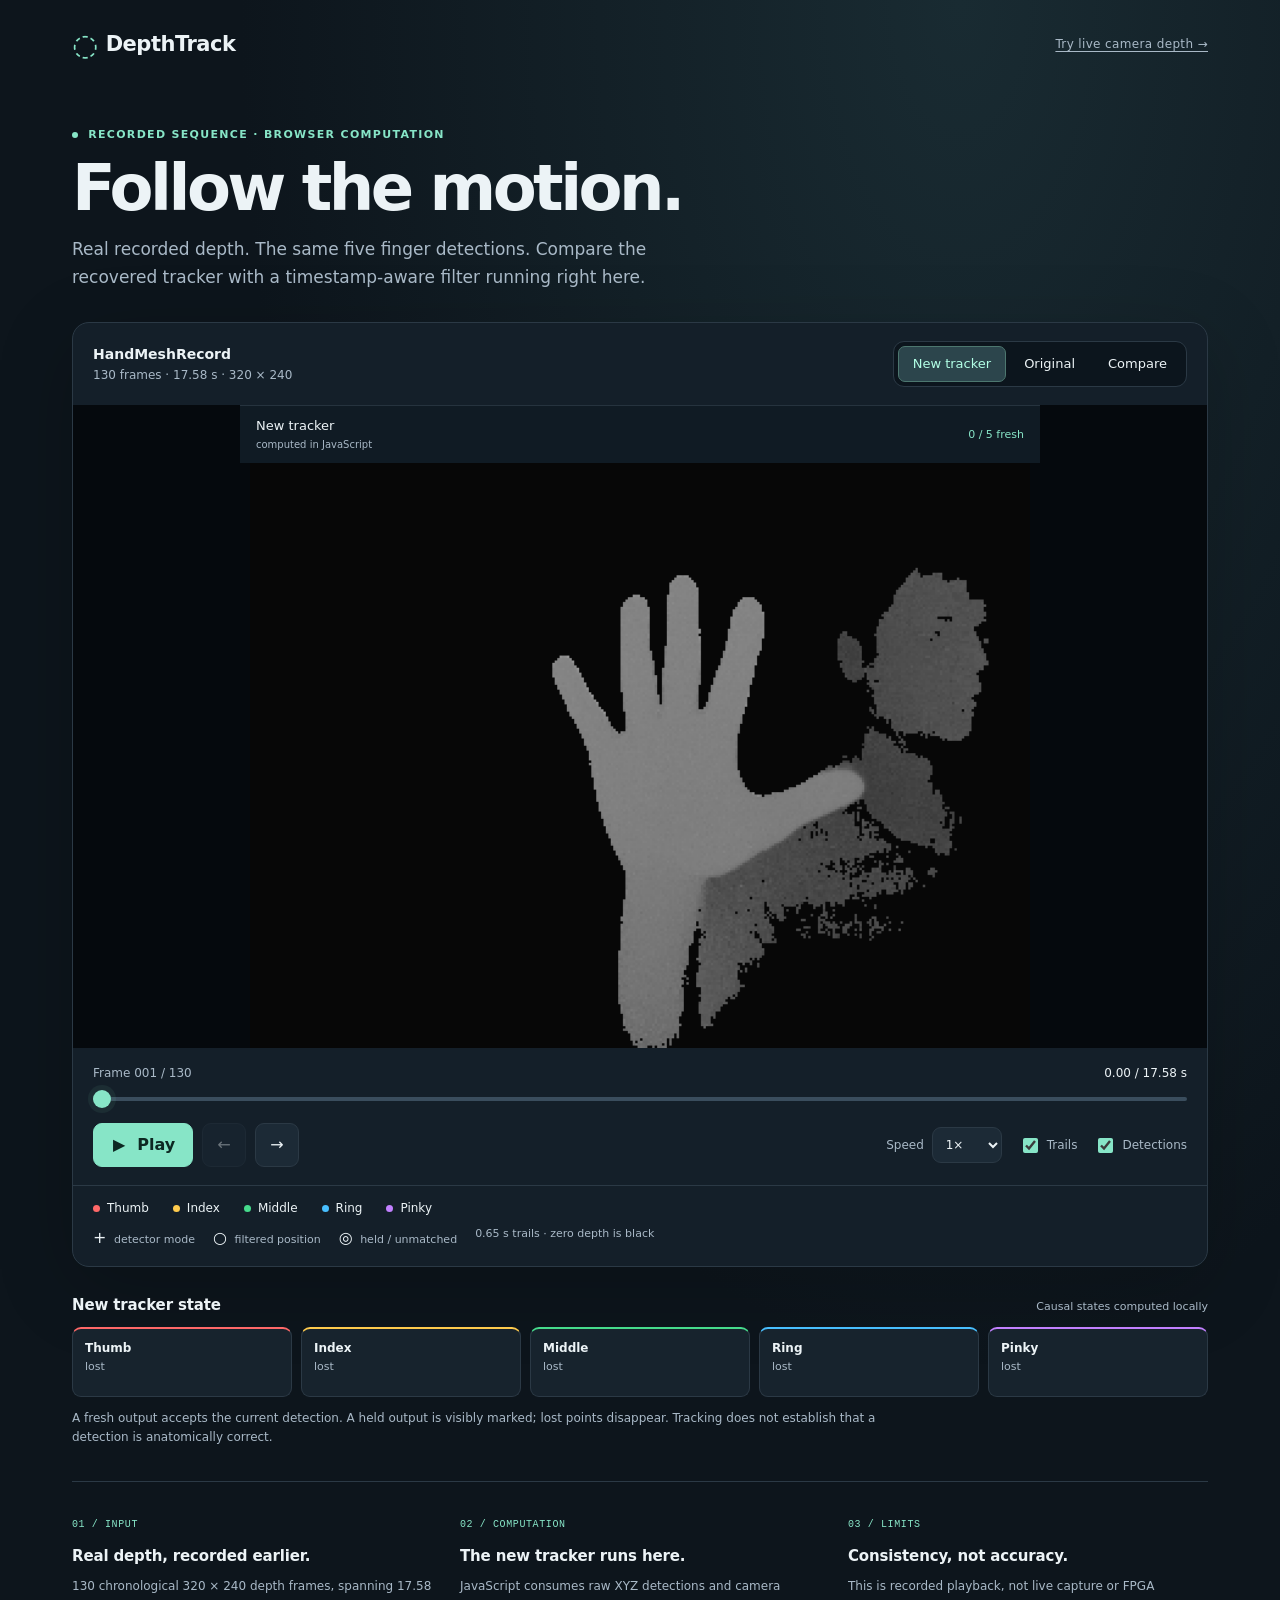
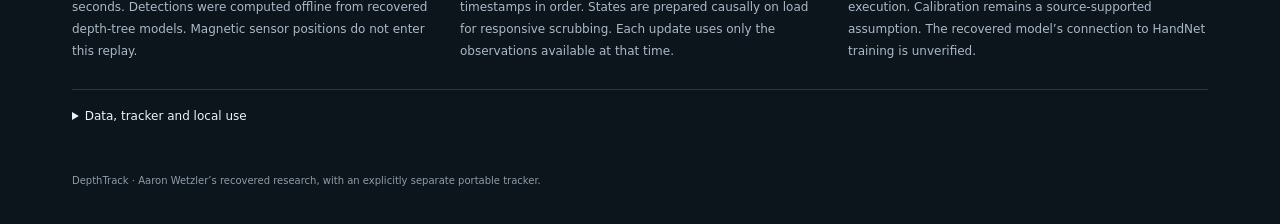
<file: web/index.html>
<!doctype html>
<html lang="en">
<head>
  <meta charset="utf-8">
  <meta name="viewport" content="width=device-width, initial-scale=1, viewport-fit=cover">
  <meta name="theme-color" content="#0d151c">
  <meta name="description" content="Replay real recorded depth and compare temporal finger tracking. The causal tracker runs in your browser.">
  <link rel="icon" href="data:image/svg+xml,%3Csvg xmlns='http://www.w3.org/2000/svg' viewBox='0 0 32 32'%3E%3Crect width='32' height='32' rx='8' fill='%230d151c'/%3E%3Ccircle cx='16' cy='16' r='9' fill='none' stroke='%2387e5c7' stroke-width='3' stroke-dasharray='2 2'/%3E%3C/svg%3E">
  <title>DepthTrack · recorded depth, real tracking</title>
  <link rel="stylesheet" href="./style.css">
</head>
<body>
  <header class="site-header wrap">
    <a class="wordmark" href="./" aria-label="DepthTrack home"><span class="brand-mark" aria-hidden="true">◌</span> DepthTrack</a>
    <a class="header-note" href="./live/">Try live camera depth →</a>
  </header>
  <main class="wrap">
    <section class="intro">
      <p class="eyebrow"><span class="status-dot" aria-hidden="true"></span> Recorded sequence · browser computation</p>
      <h1>Follow the motion.</h1>
      <p class="lede">Real recorded depth. The same five finger detections. Compare the recovered tracker with a timestamp-aware filter running right here.</p>
    </section>

    <section class="player" aria-label="Recorded depth player" aria-busy="true" id="player">
      <div class="player-top">
        <div class="clip-title"><strong>HandMeshRecord</strong><span id="clip-meta">Loading local sequence…</span></div>
        <div class="segmented" role="group" aria-label="Tracking view">
          <button type="button" data-view="improved" aria-pressed="true">New tracker</button>
          <button type="button" data-view="baseline" aria-pressed="false">Original</button>
          <button type="button" data-view="compare" aria-pressed="false">Compare</button>
        </div>
      </div>

      <div class="error-box" id="error" hidden role="alert"></div>
      <div class="viewports" id="viewports" data-view="improved">
        <figure class="viewport" id="baseline-panel" hidden>
          <figcaption><span>Original tracker <small>recovered output</small></span><span class="fresh-count" id="baseline-count">—</span></figcaption>
          <canvas id="baseline-canvas" width="640" height="480" role="img" aria-label="Original tracker over recorded depth"></canvas>
        </figure>
        <figure class="viewport" id="improved-panel">
          <figcaption><span>New tracker <small>computed in JavaScript</small></span><span class="fresh-count" id="improved-count">—</span></figcaption>
          <canvas id="improved-canvas" width="640" height="480" role="img" aria-label="New tracker over recorded depth"></canvas>
        </figure>
      </div>

      <div class="loading" id="loading">Loading depth frames and preparing the causal tracker…</div>
      <div class="transport">
        <div class="timeline-heading"><span id="frame-label">Frame — / —</span><output id="time-label" for="scrub">0.00 s</output></div>
        <label class="sr-only" for="scrub">Recorded frame</label>
        <input type="range" id="scrub" min="0" max="0" value="0" step="1" disabled>
        <div class="control-row">
          <div class="playback-buttons">
            <button type="button" class="play primary" id="play" disabled aria-label="Play recorded sequence"><span aria-hidden="true">▶</span> Play</button>
            <button type="button" id="previous" class="step" disabled aria-label="Previous frame">←</button>
            <button type="button" id="next" class="step" disabled aria-label="Next frame">→</button>
          </div>
          <div class="playback-options">
            <label class="speed-label" for="speed">Speed <select id="speed"><option value="0.5">0.5×</option><option value="1" selected>1×</option><option value="2">2×</option></select></label>
            <label class="checkbox"><input type="checkbox" id="show-trails" checked> Trails</label>
            <label class="checkbox"><input type="checkbox" id="show-raw" checked> Detections</label>
          </div>
        </div>
      </div>

      <div class="legend" aria-label="Fingertip colors">
        <span style="--finger:#ff6868">Thumb</span><span style="--finger:#ffcb4d">Index</span><span style="--finger:#46db8c">Middle</span><span style="--finger:#48bfff">Ring</span><span style="--finger:#c280ff">Pinky</span>
      </div>
      <div class="key"><span><b aria-hidden="true">+</b> detector mode</span><span><b aria-hidden="true">○</b> filtered position</span><span><b class="held-symbol" aria-hidden="true">◎</b> held / unmatched</span><span>0.65 s trails · zero depth is black</span></div>
    </section>

    <section class="readout" aria-labelledby="state-heading">
      <div class="section-heading"><h2 id="state-heading">New tracker state</h2><span id="computation-label">JavaScript tracker</span></div>
      <div class="finger-states" id="finger-states"></div>
      <p class="state-explanation">A fresh output accepts the current detection. A held output is visibly marked; lost points disappear. Tracking does not establish that a detection is anatomically correct.</p>
    </section>

    <section class="notes-grid">
      <article class="note"><span class="note-number">01 / INPUT</span><h2>Real depth, recorded earlier.</h2><p>130 chronological 320 × 240 depth frames, spanning 17.58 seconds. Detections were computed offline from recovered depth-tree models. Magnetic sensor positions do not enter this replay.</p></article>
      <article class="note"><span class="note-number">02 / COMPUTATION</span><h2>The new tracker runs here.</h2><p>JavaScript consumes raw XYZ detections and camera timestamps in order. States are prepared causally on load for responsive scrubbing. Each update uses only the observations available at that time.</p></article>
      <article class="note"><span class="note-number">03 / LIMITS</span><h2>Consistency, not accuracy.</h2><p>This is recorded playback, not live capture or FPGA execution. Calibration remains a source-supported assumption. The recovered model’s connection to HandNet training is unverified.</p></article>
    </section>
    <details class="technical"><summary>Data, tracker and local use</summary><div><p>The new implementation is a speed-adaptive vector 1€ filter with an explicit missing-observation and jump lifecycle. The original pane uses saved output from Aaron Wetzler’s recovered temporal tracker. Both show identical detector modes, timestamps, projection and trail duration.</p><p>All assets are local to this page. Once loaded, replay needs no network requests. No camera access, analytics, external scripts or fonts. Serve this folder over HTTP; see <a href="./README.md">the viewer README</a> for Mac, Linux and phone instructions.</p><p><a href="./data/sequence.json" download>Download replay data</a> · <a href="./tracker.mjs" download>JavaScript tracker</a></p></div></details>
    <p class="footer">DepthTrack · Aaron Wetzler’s recovered research, with an explicitly separate portable tracker.</p>
    <p class="sr-only" id="announcement" aria-live="polite"></p>
    <noscript><div class="error-box">This recorded viewer needs JavaScript to run the tracker. You can still <a href="./data/sequence.json">read the replay data</a> or <a href="./data/depth-atlas.png">open the recorded depth atlas</a>.</div></noscript>
  </main>
  <script type="module" src="./app.mjs"></script>
  <script>
    // Keep module-loading failures visible even when the application never starts.
    setTimeout(function () {
      if (document.documentElement.dataset.appState) return;
      var error = document.getElementById('error');
      error.hidden = false;
      error.textContent = 'The viewer could not start. Serve the complete web folder over HTTP, including its JavaScript and data files, then reload.';
      document.getElementById('loading').hidden = true;
      document.getElementById('player').setAttribute('aria-busy', 'false');
    }, 20000);
  </script>
</body>
</html>
</file>
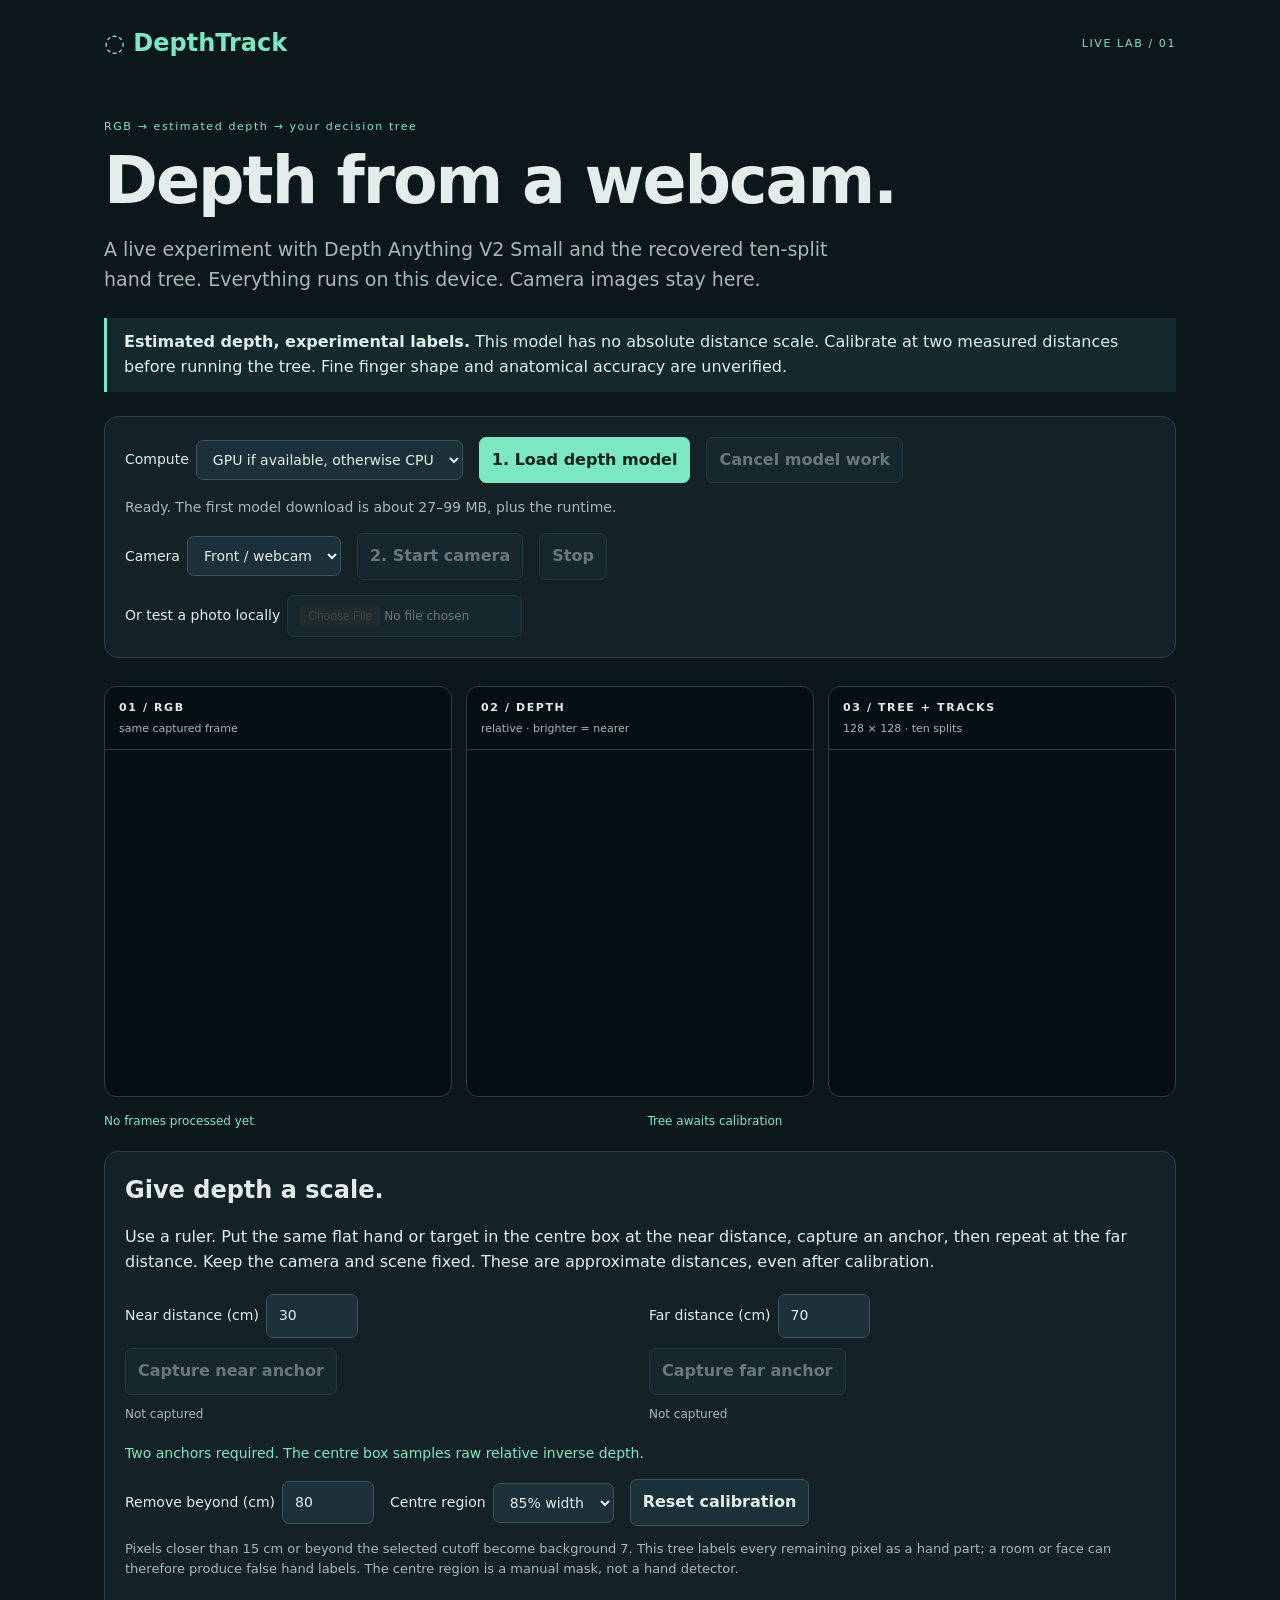
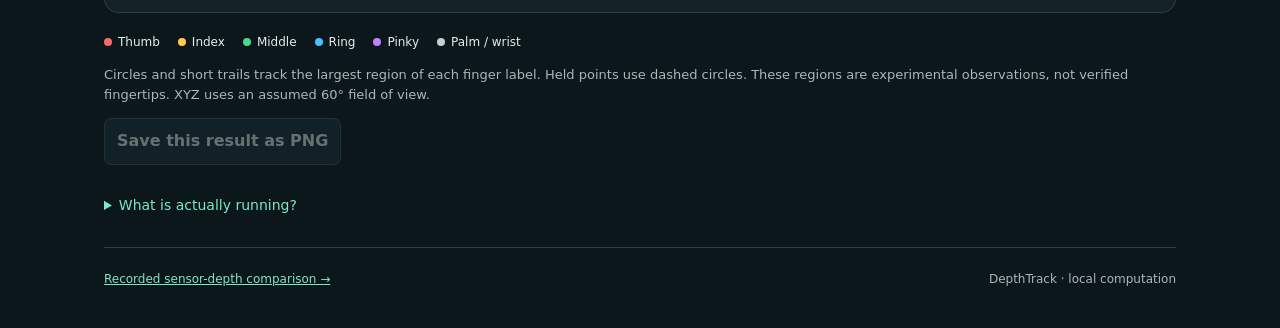
<file: web/live/index.html>
<!doctype html>
<html lang="en">
<head>
<meta charset="utf-8"><meta name="viewport" content="width=device-width,initial-scale=1,viewport-fit=cover"><meta name="theme-color" content="#0c171c">
<title>DepthTrack · live monocular experiment</title><link rel="stylesheet" href="./style.css">
<link rel="icon" href="data:image/svg+xml,%3Csvg xmlns='http://www.w3.org/2000/svg' viewBox='0 0 32 32'%3E%3Ccircle cx='16' cy='16' r='12' fill='%237ce8c1'/%3E%3C/svg%3E">
</head>
<body><main>
<header><a href="../">◌ DepthTrack</a><span>LIVE LAB / 01</span></header>
<p class="eyebrow">RGB → estimated depth → your decision tree</p>
<h1>Depth from a webcam.</h1>
<p class="lede">A live experiment with Depth Anything V2 Small and the recovered ten-split hand tree. Everything runs on this device. Camera images stay here.</p>
<div class="notice"><strong>Estimated depth, experimental labels.</strong> This model has no absolute distance scale. Calibrate at two measured distances before running the tree. Fine finger shape and anatomical accuracy are unverified.</div>
<section class="controls" aria-label="Camera and model">
<div class="row"><label>Compute <select id="device"><option value="auto">GPU if available, otherwise CPU</option><option value="wasm">CPU / compatibility mode</option></select></label><button id="load" class="primary">1. Load depth model</button><button id="cancel" disabled>Cancel model work</button></div>
<progress id="progress" max="100" value="0" hidden></progress>
<p id="status" role="status" aria-live="polite">Ready. The first model download is about 27–99 MB, plus the runtime.</p>
<div id="error" role="alert" hidden></div>
<div class="row"><label>Camera <select id="facing"><option value="user">Front / webcam</option><option value="environment">Rear camera</option></select></label><button id="start" disabled>2. Start camera</button><button id="stop" disabled>Stop</button></div>
<label class="file">Or test a photo locally <input type="file" id="photo" accept="image/*" disabled></label>
</section>
<section class="views" aria-label="Synchronized inference output">
<figure><figcaption><b>01 / RGB</b><span>same captured frame</span></figcaption><canvas id="rgb" width="294" height="294"></canvas></figure>
<figure><figcaption><b>02 / DEPTH</b><span id="depth-caption">relative · brighter = nearer</span></figcaption><canvas id="depth" width="128" height="128"></canvas></figure>
<figure><figcaption><b>03 / TREE + TRACKS</b><span>128 × 128 · ten splits</span></figcaption><canvas id="labels" width="128" height="128"></canvas></figure>
</section>
<video id="video" playsinline muted hidden></video>
<div class="metrics"><span id="timing">No frames processed yet</span><span id="counts">Tree awaits calibration</span><span id="age"></span></div>
<section class="calibration"><h2>Give depth a scale.</h2><p>Use a ruler. Put the same flat hand or target in the centre box at the near distance, capture an anchor, then repeat at the far distance. Keep the camera and scene fixed. These are approximate distances, even after calibration.</p>
<div class="anchors"><div><label>Near distance (cm) <input id="near-cm" type="number" min="10" max="200" step="1" value="30"></label><button id="near" disabled>Capture near anchor</button><output id="near-value">Not captured</output></div><div><label>Far distance (cm) <input id="far-cm" type="number" min="15" max="400" step="1" value="70"></label><button id="far" disabled>Capture far anchor</button><output id="far-value">Not captured</output></div></div>
<p id="cal-status" role="status">Two anchors required. The centre box samples raw relative inverse depth.</p>
<div class="row"><label>Remove beyond (cm) <input id="cutoff" type="number" min="20" max="500" value="80" step="5"></label><label>Centre region <select id="roi"><option value="1">Full frame</option><option value="0.85" selected>85% width</option><option value="0.65">65% width</option><option value="0.45">45% width</option></select></label><button id="reset">Reset calibration</button></div>
<p class="small">Pixels closer than 15 cm or beyond the selected cutoff become background 7. This tree labels every remaining pixel as a hand part; a room or face can therefore produce false hand labels. The centre region is a manual mask, not a hand detector.</p>
</section>
<div class="legend"><span style="--c:#ff6868">Thumb</span><span style="--c:#ffcb4d">Index</span><span style="--c:#46db8c">Middle</span><span style="--c:#48bfff">Ring</span><span style="--c:#c280ff">Pinky</span><span style="--c:#c8d0cc">Palm / wrist</span></div>
<p class="small">Circles and short trails track the largest region of each finger label. Held points use dashed circles. These regions are experimental observations, not verified fingertips. XYZ uses an assumed 60° field of view.</p>
<button id="save" disabled>Save this result as PNG</button>
<details><summary>What is actually running?</summary><p>Depth Anything V2 Small runs at 294 × 294 in a worker, with WebGPU when possible and a WASM CPU fallback. Raw relative inverse depth is mapped using two anchors, resampled to 128 × 128, distance-gated and evaluated by the same packed ten-split tree used in the Mojo comparisons. The JavaScript labels and reached leaves match all 98,304 numerical fixture pixels. The new causal tracker runs on CPU in this browser.</p><p>This is a new input experiment, not a reproduction of the original full-depth detector or a claim of HandNet training. The tree was trained on sensor depth; monocular depth can lose finger geometry and change scale across frames. Calibration and temporal smoothing cannot recover missing geometry. The phone, not the FPGA, performs this demo. No physical phone speed is claimed.</p><p>The app downloads code from jsDelivr and model weights from Hugging Face. Images are processed locally; there is no frame-upload endpoint. Network access is needed for the first load. On older phones, use CPU mode and expect slower updates. Stop releases the camera. Keep this page open while processing.</p><p><a href="https://github.com/DepthAnything/Depth-Anything-V2">Depth Anything source</a> · <a href="https://huggingface.co/onnx-community/depth-anything-v2-small/tree/4472b7362082ad9968fee890ca0f1e5aca36b93d">Pinned ONNX model</a> · <a href="https://github.com/twerdster/depthtrack">Code and tests</a></p></details>
<footer><a href="../">Recorded sensor-depth comparison →</a><span>DepthTrack · local computation</span></footer>
<noscript><p>Enable JavaScript to use local camera inference.</p></noscript>
<script>setTimeout(()=>{if(!window.depthtrackLiveReady){document.getElementById('error').hidden=false;document.getElementById('error').textContent='The app did not load. Check your connection and reload this page.'}},15000)</script>
<script type="module" src="./app.mjs"></script>
</main></body></html>
</file>
<file: web/style.css>
:root { color-scheme: dark; --bg:#0d151c; --panel:#141f29; --line:#2b3945; --muted:#a9b9c7; --ink:#ecf3f6; --accent:#87e5c7; }
* { box-sizing:border-box; }
[hidden] { display:none !important; }
body { margin:0; background:radial-gradient(ellipse at 75% 0%,#192b32 0,transparent 45rem),var(--bg); color:var(--ink); font:16px/1.6 system-ui,-apple-system,BlinkMacSystemFont,"Segoe UI",sans-serif; }
a { color:var(--accent); text-underline-offset:3px; }
button,select,input { font:inherit; }
button,select { min-height:44px; color:var(--ink); background:#1c2a36; border:1px solid var(--line); border-radius:9px; padding:8px 14px; cursor:pointer; }
button:hover { background:#283d4b; }
button:disabled { opacity:.4; cursor:default; }
button:focus-visible,input:focus-visible,select:focus-visible,a:focus-visible,summary:focus-visible { outline:3px solid var(--accent); outline-offset:4px; }
.wrap { width:min(1136px,calc(100% - 64px)); margin-inline:auto; }
.site-header { padding-block:28px; display:flex; align-items:center; justify-content:space-between; gap:20px; }
.wordmark { display:flex; align-items:center; gap:8px; color:var(--ink); text-decoration:none; font-weight:720; letter-spacing:-.5px; font-size:21px; }
.brand-mark { color:var(--accent); font-size:30px; line-height:1; }
.header-note { font-size:12px; color:var(--muted); letter-spacing:.03em; }
.intro { padding:36px 0 31px; max-width:760px; }
.eyebrow { margin:0 0 12px; text-transform:uppercase; letter-spacing:.12em; font-size:11px; font-weight:650; color:var(--accent); }
.status-dot { display:inline-block; width:6px; height:6px; border-radius:50%; background:var(--accent); margin-right:5px; }
h1 { margin:0 0 12px; font-size:clamp(36px,6.4vw,64px); letter-spacing:-.055em; line-height:1.06; font-weight:650; }
.lede { max-width:650px; margin:0; color:var(--muted); font-size:17px; line-height:1.65; }
.player { border:1px solid var(--line); background:var(--panel); border-radius:17px; overflow:hidden; box-shadow:0 20px 80px #0003; }
.player-top { display:flex; justify-content:space-between; align-items:center; gap:18px; padding:18px 20px; }
.clip-title { display:flex; flex-direction:column; font-size:14px; }
.clip-title strong { font-weight:600; }
.clip-title span { color:var(--muted); font-size:12px; }
.segmented { display:flex; padding:4px; background:#0c151d; border:1px solid var(--line); border-radius:11px; flex-shrink:0; gap:3px; }
.segmented button { border-color:transparent; background:transparent; font-size:13px; padding:5px 14px; min-height:36px; border-radius:7px; }
.segmented button[aria-pressed="true"] { background:#2c454c; color:#b2ffe6; border-color:#4d776f; }
.viewports { display:grid; background:#05090d; gap:1px; }
.viewports[data-view="compare"] { grid-template-columns:1fr 1fr; }
.viewport { margin:0; min-width:0; }
.viewport figcaption { display:flex; justify-content:space-between; gap:10px; align-items:center; padding:10px 16px; font-size:13px; border-top:1px solid #26333e; background:#101b24; }
.viewport figcaption small { display:block; font-size:10px; color:var(--muted); }
.fresh-count { font-size:11px; white-space:nowrap; color:var(--accent); }
canvas { display:block; width:100%; height:auto; max-height:65vh; object-fit:contain; aspect-ratio:4/3; background:#05090d; }
.viewports:not([data-view="compare"]) .viewport { width:100%; max-width:800px; margin-inline:auto; }
.loading { padding:55px 20px; color:var(--muted); text-align:center; }
.transport { padding:16px 20px 18px; }
.timeline-heading { display:flex; justify-content:space-between; font-size:12px; color:var(--muted); font-variant-numeric:tabular-nums; }
#time-label { color:var(--ink); }
input[type="range"] { appearance:none; -webkit-appearance:none; display:block; width:100%; height:28px; background:transparent; cursor:pointer; margin:2px 0 10px; touch-action:pan-y; }
input[type="range"]::-webkit-slider-runnable-track { height:4px; background:#3a4d5d; border-radius:4px; }
input[type="range"]::-moz-range-track { height:4px; background:#3a4d5d; border-radius:4px; }
input[type="range"]::-webkit-slider-thumb { appearance:none; -webkit-appearance:none; height:18px; width:18px; background:var(--accent); border-radius:50%; margin-top:-7px; box-shadow:0 0 0 5px #87e5c711; }
input[type="range"]::-moz-range-thumb { height:18px; width:18px; border:0; background:var(--accent); border-radius:50%; }
.control-row,.playback-buttons,.playback-options { display:flex; align-items:center; gap:9px; }
.control-row { justify-content:space-between; flex-wrap:wrap; row-gap:14px; }
.primary { background:var(--accent); color:#0d2822; border-color:var(--accent); font-weight:650; }
.primary:hover { background:#adf6dd; }
.play { min-width:100px; }
.play span { display:inline-block; width:17px; margin-right:4px; }
.step { padding:7px 14px; min-width:44px; }
.playback-options { gap:17px; color:var(--muted); font-size:12px; }
.speed-label { white-space:nowrap; }
.speed-label select { font-size:12px; padding:4px 9px; margin-left:4px; min-height:36px; }
.checkbox { cursor:pointer; min-height:44px; display:flex; align-items:center; gap:6px; }
.checkbox input { accent-color:var(--accent); width:15px; height:15px; }
.legend { display:flex; flex-wrap:wrap; gap:7px 24px; padding:13px 20px 7px; border-top:1px solid var(--line); font-size:12px; }
.legend span::before { content:""; display:inline-block; width:7px; height:7px; background:var(--finger); margin-right:7px; border-radius:50%; }
.key { display:flex; flex-wrap:wrap; gap:4px 18px; font-size:11px; color:var(--muted); padding:0 20px 15px; }
.key b { font-size:16px; font-weight:400; color:var(--ink); margin-right:4px; }
.readout { margin:26px 0 34px; }
.section-heading { display:flex; justify-content:space-between; align-items:baseline; gap:15px; margin-bottom:10px; }
h2 { font-size:15px; font-weight:600; margin:0; letter-spacing:-.01em; }
.section-heading span { color:var(--muted); font-size:11px; }
.finger-states { display:grid; grid-template-columns:repeat(5,1fr); gap:9px; }
.finger-state { background:#17232d; border:1px solid var(--line); border-top:2px solid var(--finger); border-radius:9px; padding:10px 12px; min-height:70px; }
.finger-state strong { display:block; font-size:12px; font-weight:600; }
.finger-state span { display:block; color:var(--muted); font-size:11px; }
.state-explanation { color:var(--muted); font-size:12px; margin-top:12px; max-width:850px; }
.notes-grid { display:grid; grid-template-columns:repeat(3,1fr); gap:28px; padding:27px 0; border-top:1px solid var(--line); }
.note-number { font:10px ui-monospace,SFMono-Regular,Consolas,monospace; color:var(--accent); letter-spacing:.06em; }
.note h2 { margin:9px 0 8px; }
.note p { margin:0; color:var(--muted); font-size:12px; line-height:1.8; }
.technical { font-size:12px; color:var(--muted); border-top:1px solid var(--line); padding:17px 0; }
.technical summary { color:var(--ink); cursor:pointer; min-height:30px; }
.technical div { max-width:850px; }
.footer { color:#8c9ca9; font-size:10px; margin:19px 0 35px; }
.error-box { background:#3d2225; color:#ffd2cc; border:1px solid #ac6764; border-radius:9px; padding:15px; margin:15px 20px; font-size:14px; }
.sr-only { position:absolute; width:1px; height:1px; margin:-1px; padding:0; overflow:hidden; clip:rect(0,0,0,0); white-space:nowrap; border:0; }
@media(max-width:720px) {
  .wrap { width:calc(100% - 28px); }
  .site-header { padding-block:20px; }
  .header-note { font-size:10px; }
  .intro { padding:20px 2px 25px; }
  .lede { font-size:14px; }
  .player { border-radius:12px; }
  .player { display:flex; flex-direction:column; }
  .player-top { order:0; }
  .error-box,.loading { order:1; }
  .transport { order:2; border-block:1px solid var(--line); }
  .viewports { order:3; }
  .legend { order:4; }
  .key { order:5; }
  .player-top { align-items:stretch; flex-direction:column; padding:15px; gap:13px; }
  .clip-title { flex-direction:row; align-items:baseline; justify-content:space-between; gap:10px; }
  .clip-title strong { font-size:13px; }
  .clip-title span { font-size:10px; }
  .segmented button { flex:1; min-height:44px; }
  .viewports[data-view="compare"] { grid-template-columns:1fr; }
  .transport { padding:13px 14px; }
  .playback-options { width:100%; justify-content:space-between; gap:9px; }
  .speed-label select { min-height:44px; }
  .legend { gap:7px 15px; padding-inline:14px; font-size:11px; }
  .key { padding-inline:14px; font-size:10px; gap:3px 12px; }
  .finger-states { gap:5px; }
  .finger-state { padding:8px 5px; }
  .finger-state strong { font-size:10px; }
  .finger-state span { font-size:9px; }
  .notes-grid { grid-template-columns:1fr; gap:23px; }
  .note p { font-size:13px; }
  .notes-grid h2 { font-size:16px; }
  .error-box { margin:12px; }
}
@media(prefers-reduced-motion:reduce) { * { scroll-behavior:auto !important; } }
</file>
<file: web/live/style.css>
:root{color-scheme:dark;font:16px/1.55 system-ui,-apple-system,sans-serif;background:#0c171c;color:#e3eeeb;--muted:#a6b9b7;--accent:#7ce8c1}*{box-sizing:border-box}body{margin:0}main{max-width:1120px;margin:auto;padding:25px 24px 40px}header,footer,.row,.metrics{display:flex;align-items:center;justify-content:space-between;gap:16px;flex-wrap:wrap}header{padding-bottom:45px}header a{font-size:24px;font-weight:750;text-decoration:none}header span,.eyebrow,figcaption b{font-size:11px;letter-spacing:1.6px}header span,.eyebrow{color:var(--accent)}h1{font-size:clamp(36px,7vw,65px);line-height:1.06;letter-spacing:-2px;margin:12px 0 18px}h2{font-size:24px;margin:0 0 12px}.lede{max-width:740px;font-size:19px;color:var(--muted)}a{color:var(--accent)}.notice{border-left:3px solid var(--accent);padding:12px 17px;background:#14292d;margin:24px 0}.controls,.calibration{background:#142228;border:1px solid #294045;border-radius:14px;padding:20px;margin:20px 0}.row{justify-content:flex-start}label{display:flex;gap:7px;align-items:center;font-size:14px;flex-wrap:wrap}button,select,input{font:inherit;color:inherit;border:1px solid #3b565e;border-radius:7px;padding:10px 12px;background:#1c3037;max-width:100%}button{cursor:pointer;font-weight:650}button:hover{border-color:var(--accent)}button:disabled,input:disabled{opacity:.42;cursor:default}.primary{background:var(--accent);color:#09231d;border-color:var(--accent)}input[type=number]{width:92px}select{font-size:14px}.file{margin-top:15px}.file input{font-size:12px;width:235px}progress{width:100%;margin-top:16px;accent-color:var(--accent)}#status{font-size:14px;color:var(--muted);overflow-wrap:anywhere}#error{background:#512c32;padding:12px;border-radius:7px;color:#ffe1e1;white-space:pre-wrap}.views{display:grid;grid-template-columns:repeat(3,minmax(0,1fr));gap:14px;margin-top:28px}figure{margin:0;border:1px solid #294045;border-radius:12px;overflow:hidden;background:#050e12}figcaption{display:flex;flex-direction:column;padding:12px 14px;border-bottom:1px solid #294045;gap:4px}figcaption span{font-size:11px;color:var(--muted)}canvas{width:100%;aspect-ratio:1;display:block;image-rendering:auto}.metrics{font-size:12px;color:var(--accent);margin:15px 0;gap:8px}.anchors{display:grid;grid-template-columns:1fr 1fr;gap:18px;margin:20px 0}.anchors>div{display:flex;flex-direction:column;align-items:flex-start;gap:10px}.anchors output{color:var(--muted);font-size:12px}.small{font-size:13px;color:var(--muted)}#cal-status{font-size:14px;color:var(--accent)}.legend{display:flex;flex-wrap:wrap;gap:8px 18px;font-size:12px}.legend span:before{content:'';display:inline-block;width:8px;height:8px;background:var(--c);border-radius:50%;margin-right:6px}details{margin:30px 0;color:var(--muted);font-size:14px}summary{cursor:pointer;color:var(--accent)}footer{border-top:1px solid #294045;padding-top:22px;font-size:12px;color:var(--muted)}[hidden]{display:none!important}@media(max-width:650px){main{padding:20px 16px}header{padding-bottom:22px}header span{font-size:9px}.lede{font-size:16px}.views{grid-template-columns:1fr 1fr;gap:9px}.views figure:first-child{grid-column:1 / -1;max-width:360px;width:100%;justify-self:center}figcaption{padding:9px}figcaption b{font-size:9px}figcaption span{font-size:10px}.controls,.calibration{padding:15px}.anchors{gap:12px}.anchors button{font-size:13px;padding:8px}.row{gap:10px}h1{letter-spacing:-1px}}
</file>
